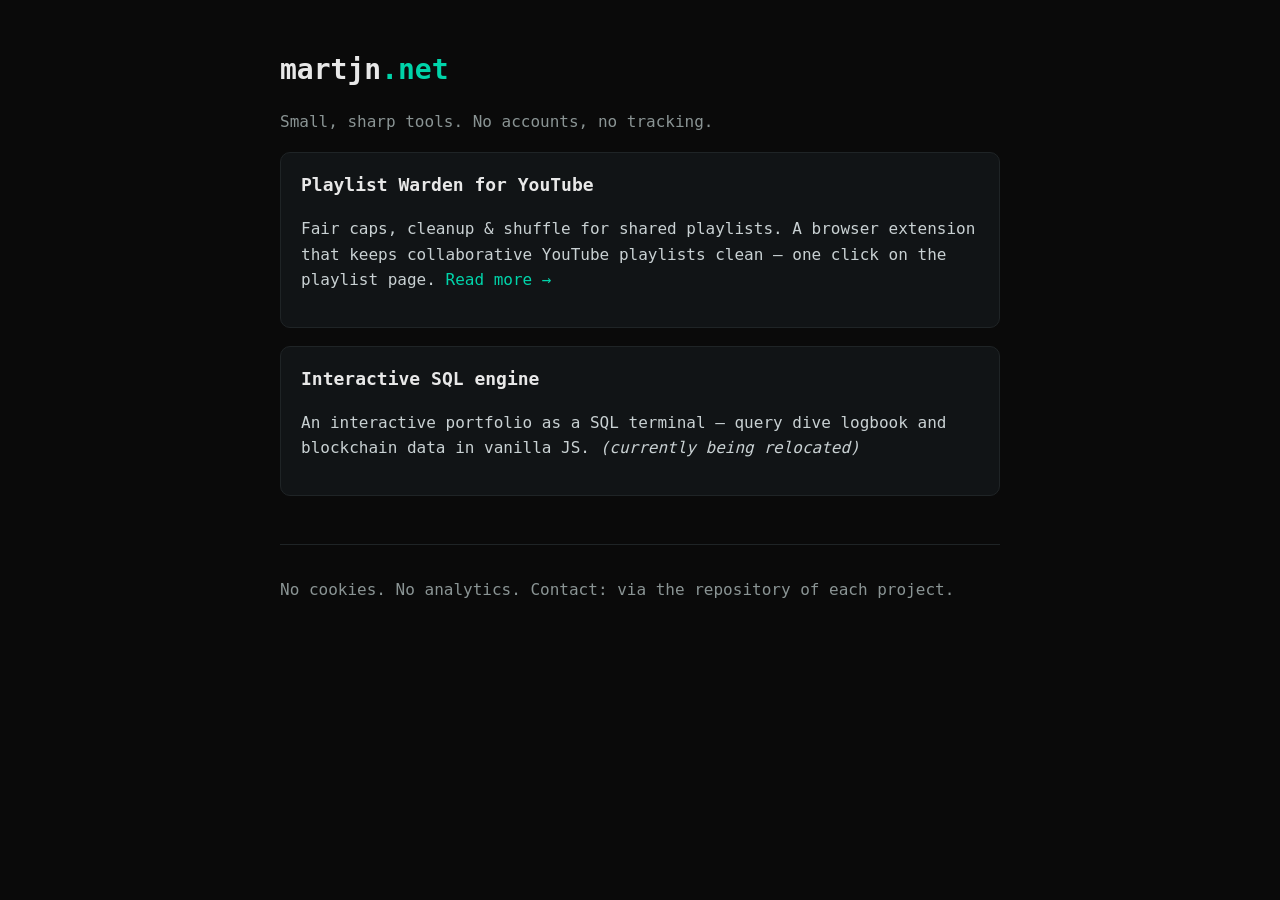
<file: index.html>
<!DOCTYPE html>
<html lang="en">
<head>
<meta charset="UTF-8">
<meta name="viewport" content="width=device-width, initial-scale=1.0">
<title>martjn — projects · martjn.net</title>
<meta name="description" content="Projects by martjn: Playlist Warden for YouTube and other small tools.">
<link rel="canonical" href="https://martjn.net">
<link rel="stylesheet" href="style.css">
</head>
<body>
<main>
  <header>
    <h1>martjn<span class="accent">.net</span></h1>
    <p class="muted">Small, sharp tools. No accounts, no tracking.</p>
  </header>

  <section class="card">
    <h2><a href="/playlist-warden/">Playlist Warden for YouTube</a></h2>
    <p>Fair caps, cleanup &amp; shuffle for shared playlists. A browser extension
      that keeps collaborative YouTube playlists clean — one click on the playlist
      page. <a href="/playlist-warden/">Read more →</a></p>
  </section>

  <section class="card">
    <h2>Interactive SQL engine</h2>
    <p>An interactive portfolio as a SQL terminal — query dive logbook and
      blockchain data in vanilla JS. <em>(currently being relocated)</em></p>
  </section>

  <footer>
    <p class="muted">No cookies. No analytics. Contact: via the repository of
      each project.</p>
  </footer>
</main>
</body>
</html>
</file>
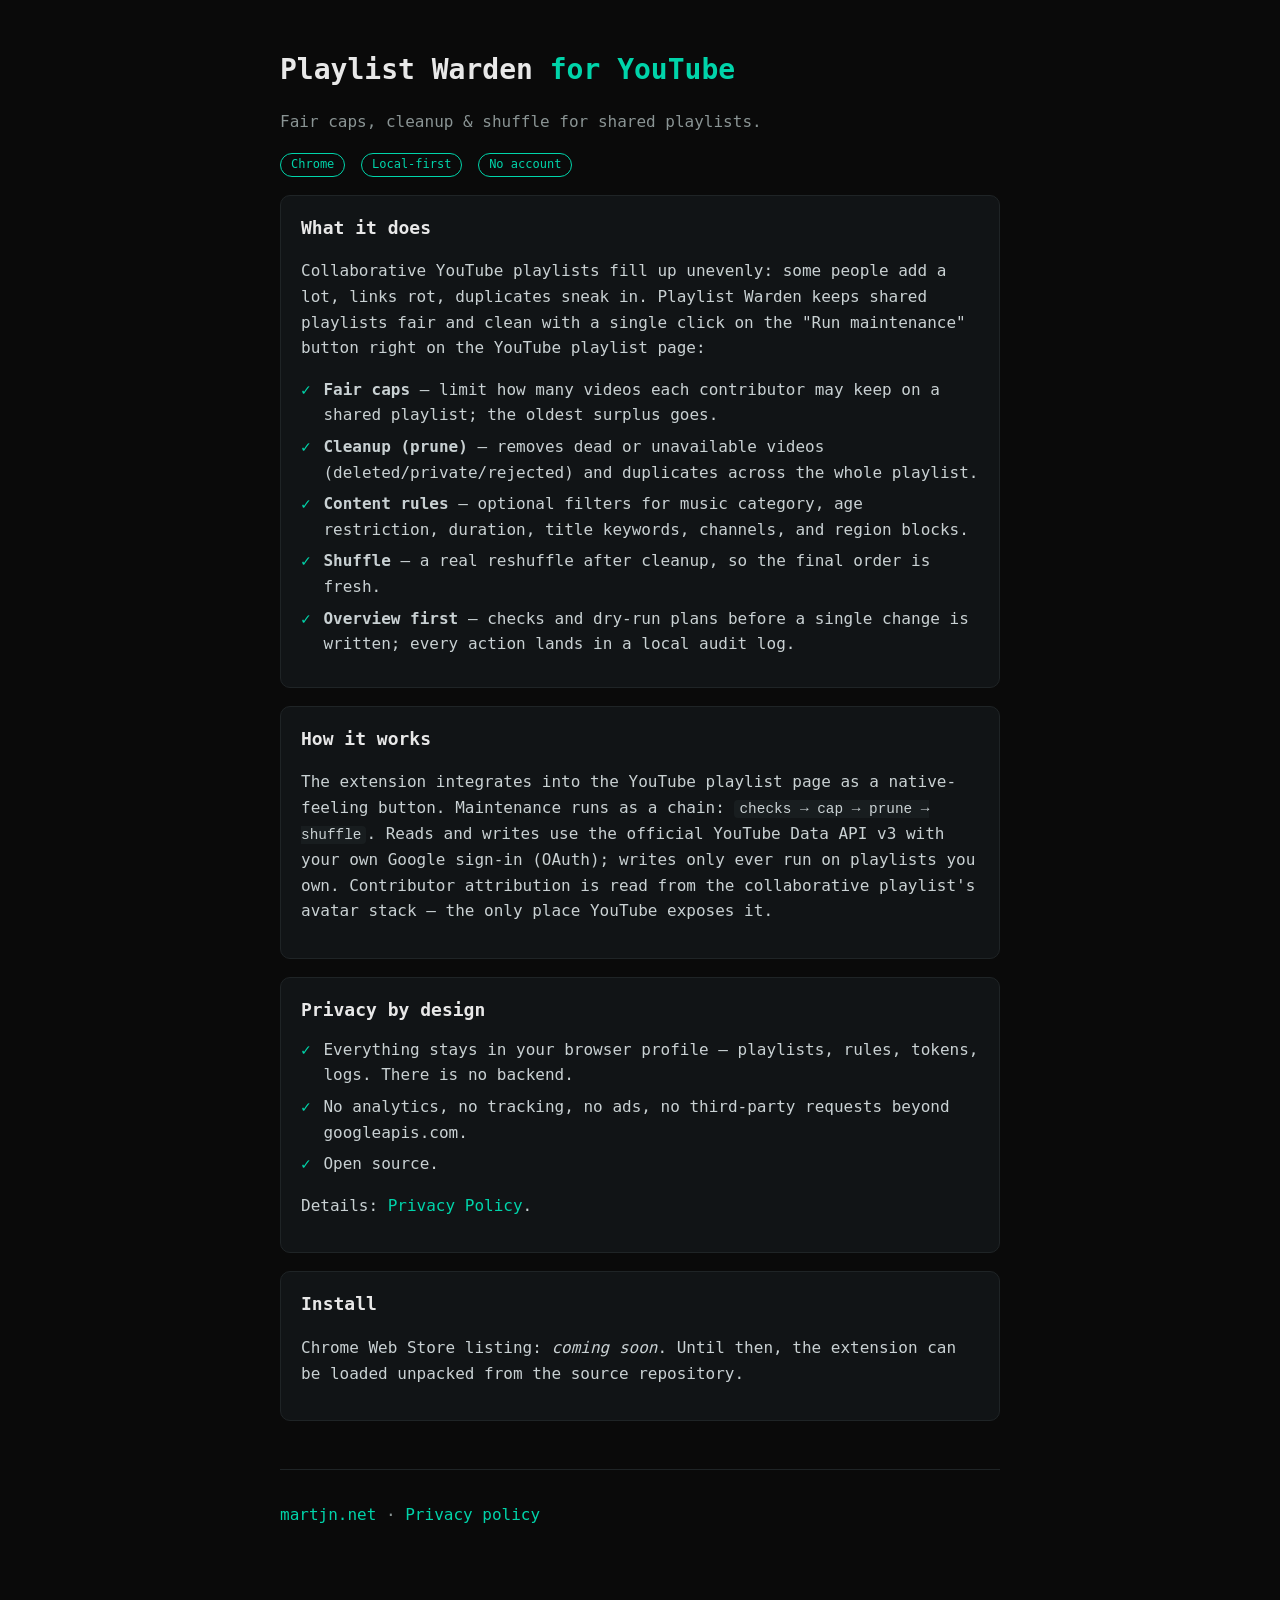
<file: playlist-warden/index.html>
<!DOCTYPE html>
<html lang="en">
<head>
<meta charset="UTF-8">
<meta name="viewport" content="width=device-width, initial-scale=1.0">
<title>Playlist Warden for YouTube — fair caps, cleanup &amp; shuffle for shared playlists</title>
<meta name="description" content="Playlist Warden keeps collaborative YouTube playlists fair and clean: per-contributor caps, dead-link and duplicate pruning, content rules, and shuffle — as a one-click chain on the playlist page.">
<link rel="canonical" href="https://martjn.net/playlist-warden/">
<link rel="stylesheet" href="../style.css">
</head>
<body>
<main>
  <header>
    <h1>Playlist Warden <span class="accent">for YouTube</span></h1>
    <p class="muted">Fair caps, cleanup &amp; shuffle for shared playlists.</p>
    <p>
      <span class="badge">Chrome</span>
      <span class="badge">Local-first</span>
      <span class="badge">No account</span>
    </p>
  </header>

  <section class="card">
    <h2>What it does</h2>
    <p>Collaborative YouTube playlists fill up unevenly: some people add a lot,
      links rot, duplicates sneak in. Playlist Warden keeps shared playlists fair
      and clean with a single click on the "Run maintenance" button right on the
      YouTube playlist page:</p>
    <ul class="checks">
      <li><strong>Fair caps</strong> — limit how many videos each contributor may
        keep on a shared playlist; the oldest surplus goes.</li>
      <li><strong>Cleanup (prune)</strong> — removes dead or unavailable videos
        (deleted/private/rejected) and duplicates across the whole playlist.</li>
      <li><strong>Content rules</strong> — optional filters for music category,
        age restriction, duration, title keywords, channels, and region blocks.</li>
      <li><strong>Shuffle</strong> — a real reshuffle after cleanup, so the final
        order is fresh.</li>
      <li><strong>Overview first</strong> — checks and dry-run plans before a
        single change is written; every action lands in a local audit log.</li>
    </ul>
  </section>

  <section class="card">
    <h2>How it works</h2>
    <p>The extension integrates into the YouTube playlist page as a native-feeling
      button. Maintenance runs as a chain: <code>checks → cap → prune →
      shuffle</code>. Reads and writes use the official YouTube Data API v3 with
      your own Google sign-in (OAuth); writes only ever run on playlists you own.
      Contributor attribution is read from the collaborative playlist's avatar
      stack — the only place YouTube exposes it.</p>
  </section>

  <section class="card">
    <h2>Privacy by design</h2>
    <ul class="checks">
      <li>Everything stays in your browser profile — playlists, rules, tokens,
        logs. There is no backend.</li>
      <li>No analytics, no tracking, no ads, no third-party requests beyond
        googleapis.com.</li>
      <li>Open source.</li>
    </ul>
    <p>Details: <a href="/playlist-warden/privacy.html">Privacy Policy</a>.</p>
  </section>

  <section class="card">
    <h2>Install</h2>
    <p>Chrome Web Store listing: <em>coming soon</em>. Until then, the extension
      can be loaded unpacked from the source repository.</p>
  </section>

  <footer>
    <p class="muted"><a href="/">martjn.net</a> · <a href="/playlist-warden/privacy.html">Privacy policy</a></p>
  </footer>
</main>
</body>
</html>
</file>
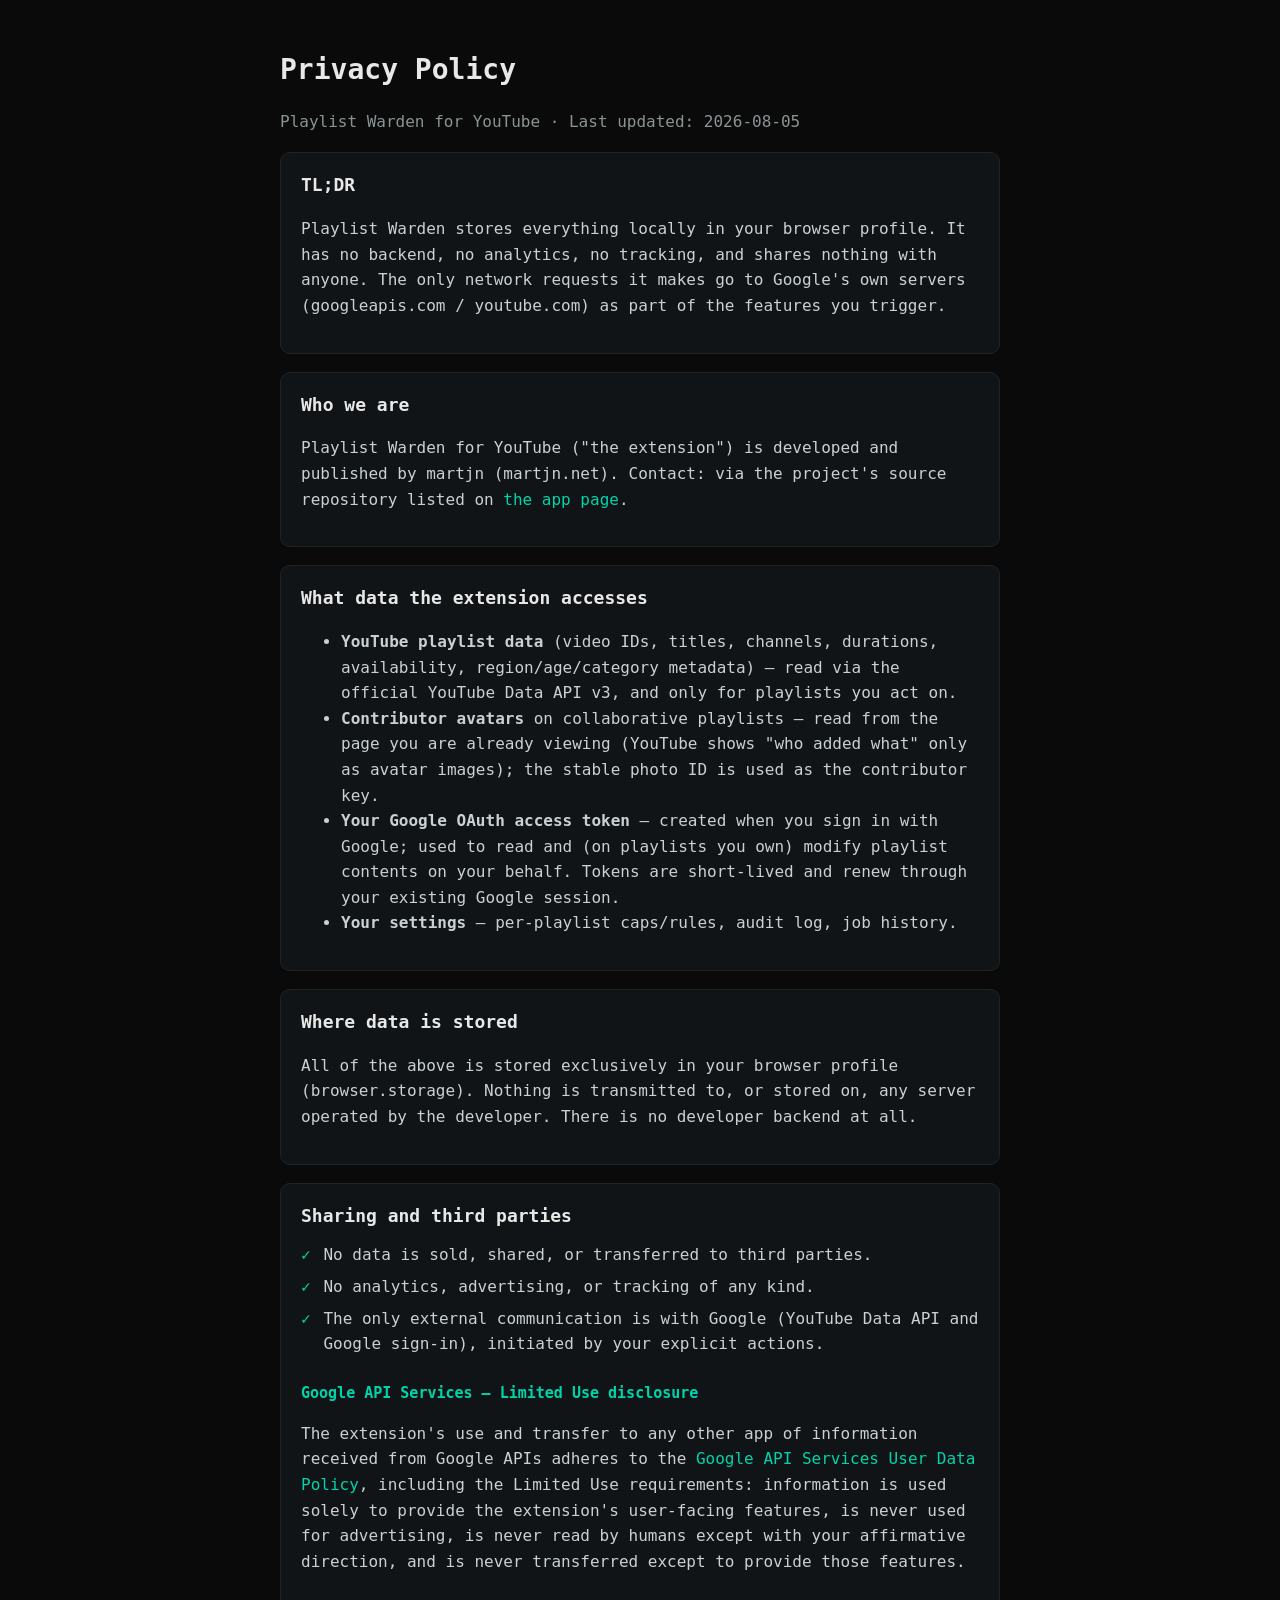
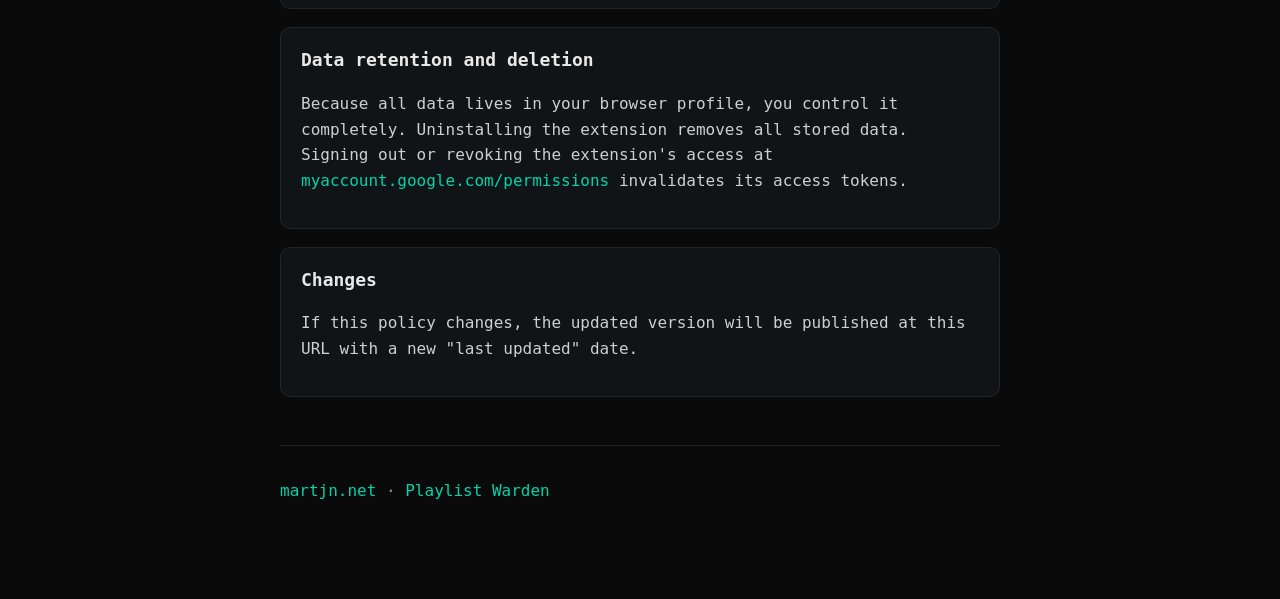
<file: playlist-warden/privacy.html>
<!DOCTYPE html>
<html lang="en">
<head>
<meta charset="UTF-8">
<meta name="viewport" content="width=device-width, initial-scale=1.0">
<title>Privacy Policy — Playlist Warden for YouTube · martjn.net</title>
<meta name="description" content="Privacy policy for the Playlist Warden for YouTube browser extension.">
<link rel="canonical" href="https://martjn.net/playlist-warden/privacy.html">
<link rel="stylesheet" href="../style.css">
</head>
<body>
<main>
  <header>
    <h1>Privacy Policy</h1>
    <p class="muted">Playlist Warden for YouTube · Last updated: 2026-08-05</p>
  </header>

  <section class="card">
    <h2>TL;DR</h2>
    <p>Playlist Warden stores everything locally in your browser profile. It has
      no backend, no analytics, no tracking, and shares nothing with anyone. The
      only network requests it makes go to Google's own servers
      (googleapis.com / youtube.com) as part of the features you trigger.</p>
  </section>

  <section class="card">
    <h2>Who we are</h2>
    <p>Playlist Warden for YouTube ("the extension") is developed and published by
      martjn (martjn.net). Contact: via the project's source repository listed on
      <a href="/playlist-warden/">the app page</a>.</p>
  </section>

  <section class="card">
    <h2>What data the extension accesses</h2>
    <ul>
      <li><strong>YouTube playlist data</strong> (video IDs, titles, channels,
        durations, availability, region/age/category metadata) — read via the
        official YouTube Data API v3, and only for playlists you act on.</li>
      <li><strong>Contributor avatars</strong> on collaborative playlists — read
        from the page you are already viewing (YouTube shows "who added what"
        only as avatar images); the stable photo ID is used as the contributor key.</li>
      <li><strong>Your Google OAuth access token</strong> — created when you sign
        in with Google; used to read and (on playlists you own) modify playlist
        contents on your behalf. Tokens are short-lived and renew through your
        existing Google session.</li>
      <li><strong>Your settings</strong> — per-playlist caps/rules, audit log,
        job history.</li>
    </ul>
  </section>

  <section class="card">
    <h2>Where data is stored</h2>
    <p>All of the above is stored exclusively in your browser profile
      (browser.storage). Nothing is transmitted to, or stored on, any server
      operated by the developer. There is no developer backend at all.</p>
  </section>

  <section class="card">
    <h2>Sharing and third parties</h2>
    <ul class="checks">
      <li>No data is sold, shared, or transferred to third parties.</li>
      <li>No analytics, advertising, or tracking of any kind.</li>
      <li>The only external communication is with Google (YouTube Data API and
        Google sign-in), initiated by your explicit actions.</li>
    </ul>
    <h3>Google API Services — Limited Use disclosure</h3>
    <p>The extension's use and transfer to any other app of information received
      from Google APIs adheres to the
      <a href="https://developers.google.com/terms/api-services-user-data-policy">Google API Services User Data Policy</a>,
      including the Limited Use requirements: information is used solely to
      provide the extension's user-facing features, is never used for advertising,
      is never read by humans except with your affirmative direction, and is never
      transferred except to provide those features.</p>
  </section>

  <section class="card">
    <h2>Data retention and deletion</h2>
    <p>Because all data lives in your browser profile, you control it completely.
      Uninstalling the extension removes all stored data. Signing out or revoking
      the extension's access at
      <a href="https://myaccount.google.com/permissions">myaccount.google.com/permissions</a>
      invalidates its access tokens.</p>
  </section>

  <section class="card">
    <h2>Changes</h2>
    <p>If this policy changes, the updated version will be published at this URL
      with a new "last updated" date.</p>
  </section>

  <footer>
    <p class="muted"><a href="/">martjn.net</a> · <a href="/playlist-warden/">Playlist Warden</a></p>
  </footer>
</main>
</body>
</html>
</file>
<file: style.css>
:root {
  --bg: #0a0a0a;
  --fg: #e8e8e8;
  --muted: #8a9494;
  --accent: #00d4aa;
  --card: #111416;
  --line: #1f2426;
}
* { box-sizing: border-box; }
html, body { margin: 0; padding: 0; }
body {
  background: var(--bg);
  color: var(--fg);
  font: 16px/1.6 ui-monospace, "Cascadia Code", "JetBrains Mono", "DejaVu Sans Mono", "Noto Sans Mono", Menlo, Consolas, monospace;
}
main { max-width: 760px; margin: 0 auto; padding: 48px 20px 80px; }
h1 { font-size: 28px; margin: 0 0 4px; }
h2 { font-size: 18px; margin: 0 0 8px; }
h3 { font-size: 15px; margin: 24px 0 6px; color: var(--accent); }
p, li { color: #c9d1d3; }
a { color: var(--accent); text-decoration: none; }
a:hover { text-decoration: underline; }
.accent { color: var(--accent); }
.muted { color: var(--muted); }
.card {
  background: var(--card);
  border: 1px solid var(--line);
  border-radius: 10px;
  padding: 18px 20px;
  margin: 18px 0;
}
.card h2 a { color: var(--fg); }
.card h2 a:hover { color: var(--accent); text-decoration: none; }
ul.checks { list-style: none; padding: 0; margin: 12px 0; }
ul.checks li { padding-left: 1.4em; position: relative; margin: 6px 0; }
ul.checks li::before { content: "✓"; color: var(--accent); position: absolute; left: 0; }
code {
  background: #181d1f;
  border-radius: 4px;
  padding: 1px 5px;
  font-size: 0.9em;
}
.badge {
  display: inline-block;
  border: 1px solid var(--accent);
  color: var(--accent);
  border-radius: 12px;
  padding: 1px 10px;
  font-size: 12px;
  margin-right: 6px;
}
footer { margin-top: 48px; border-top: 1px solid var(--line); padding-top: 16px; }
</file>
